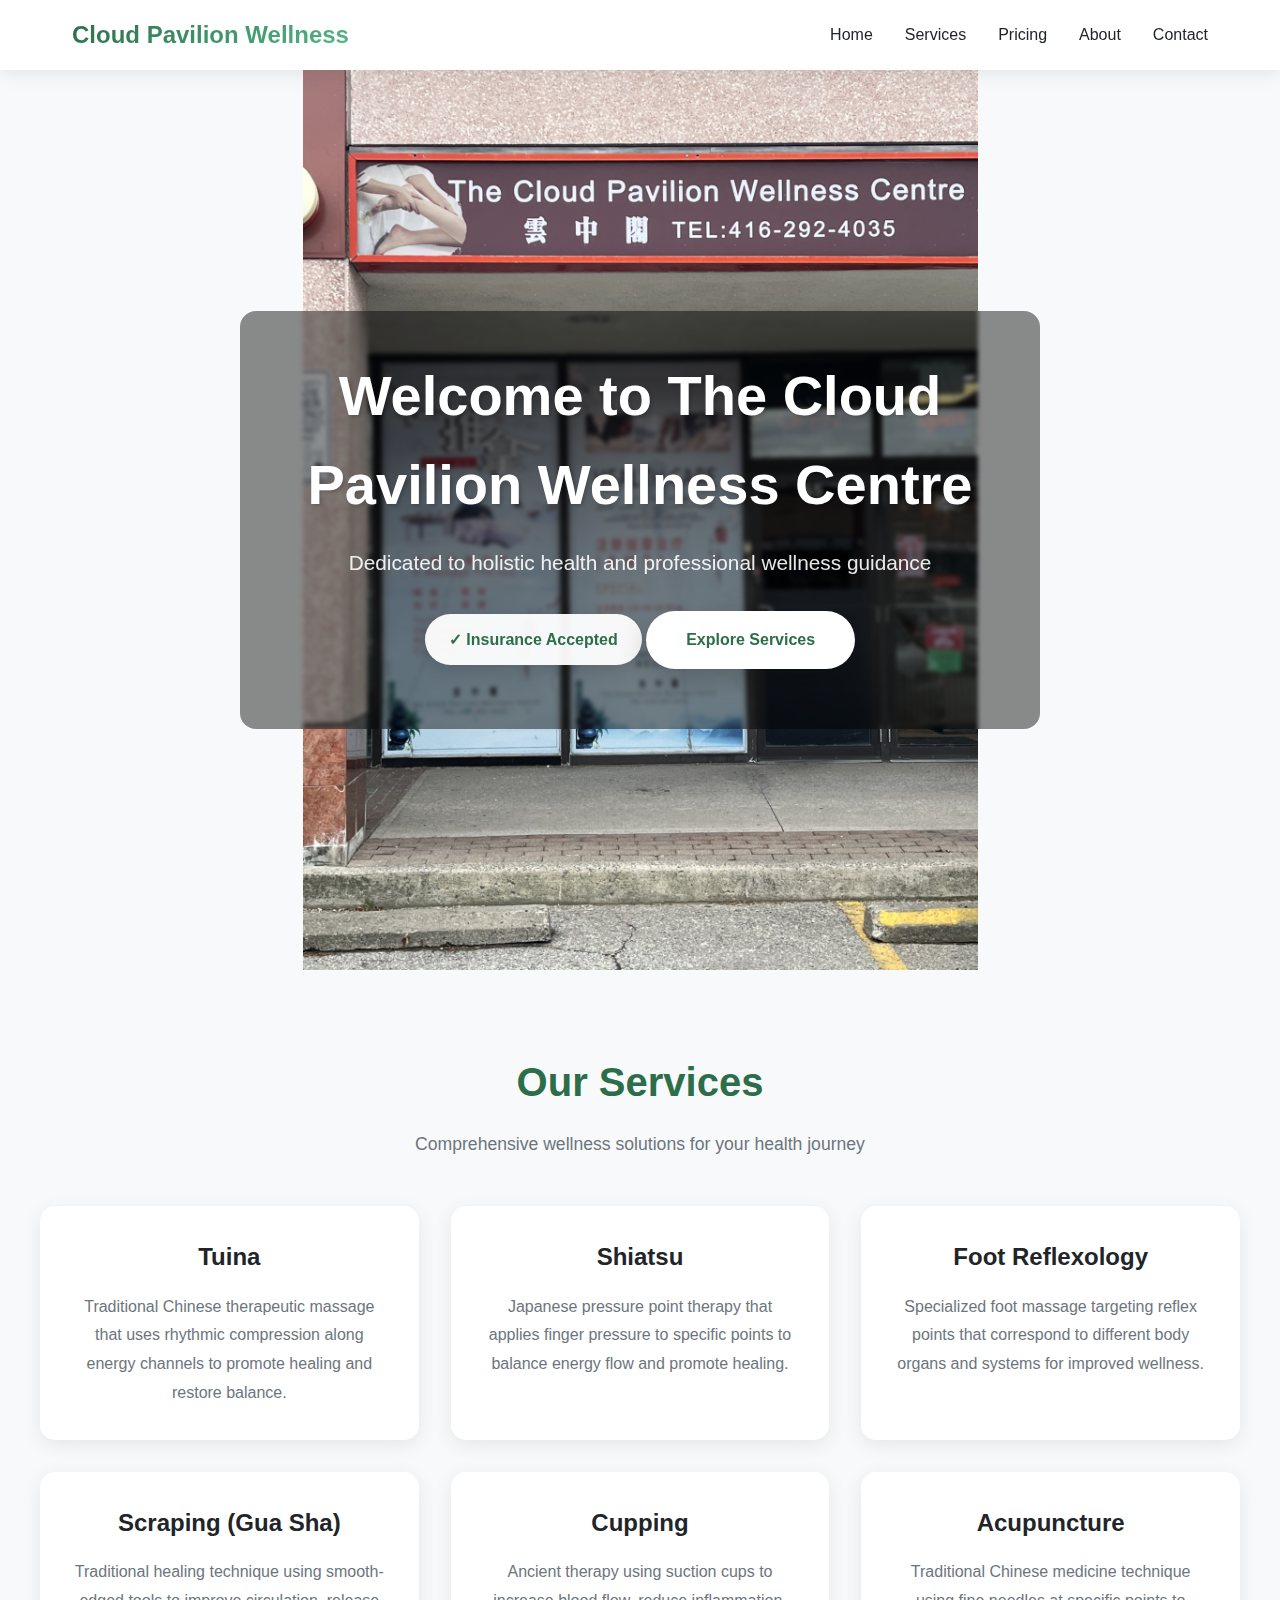
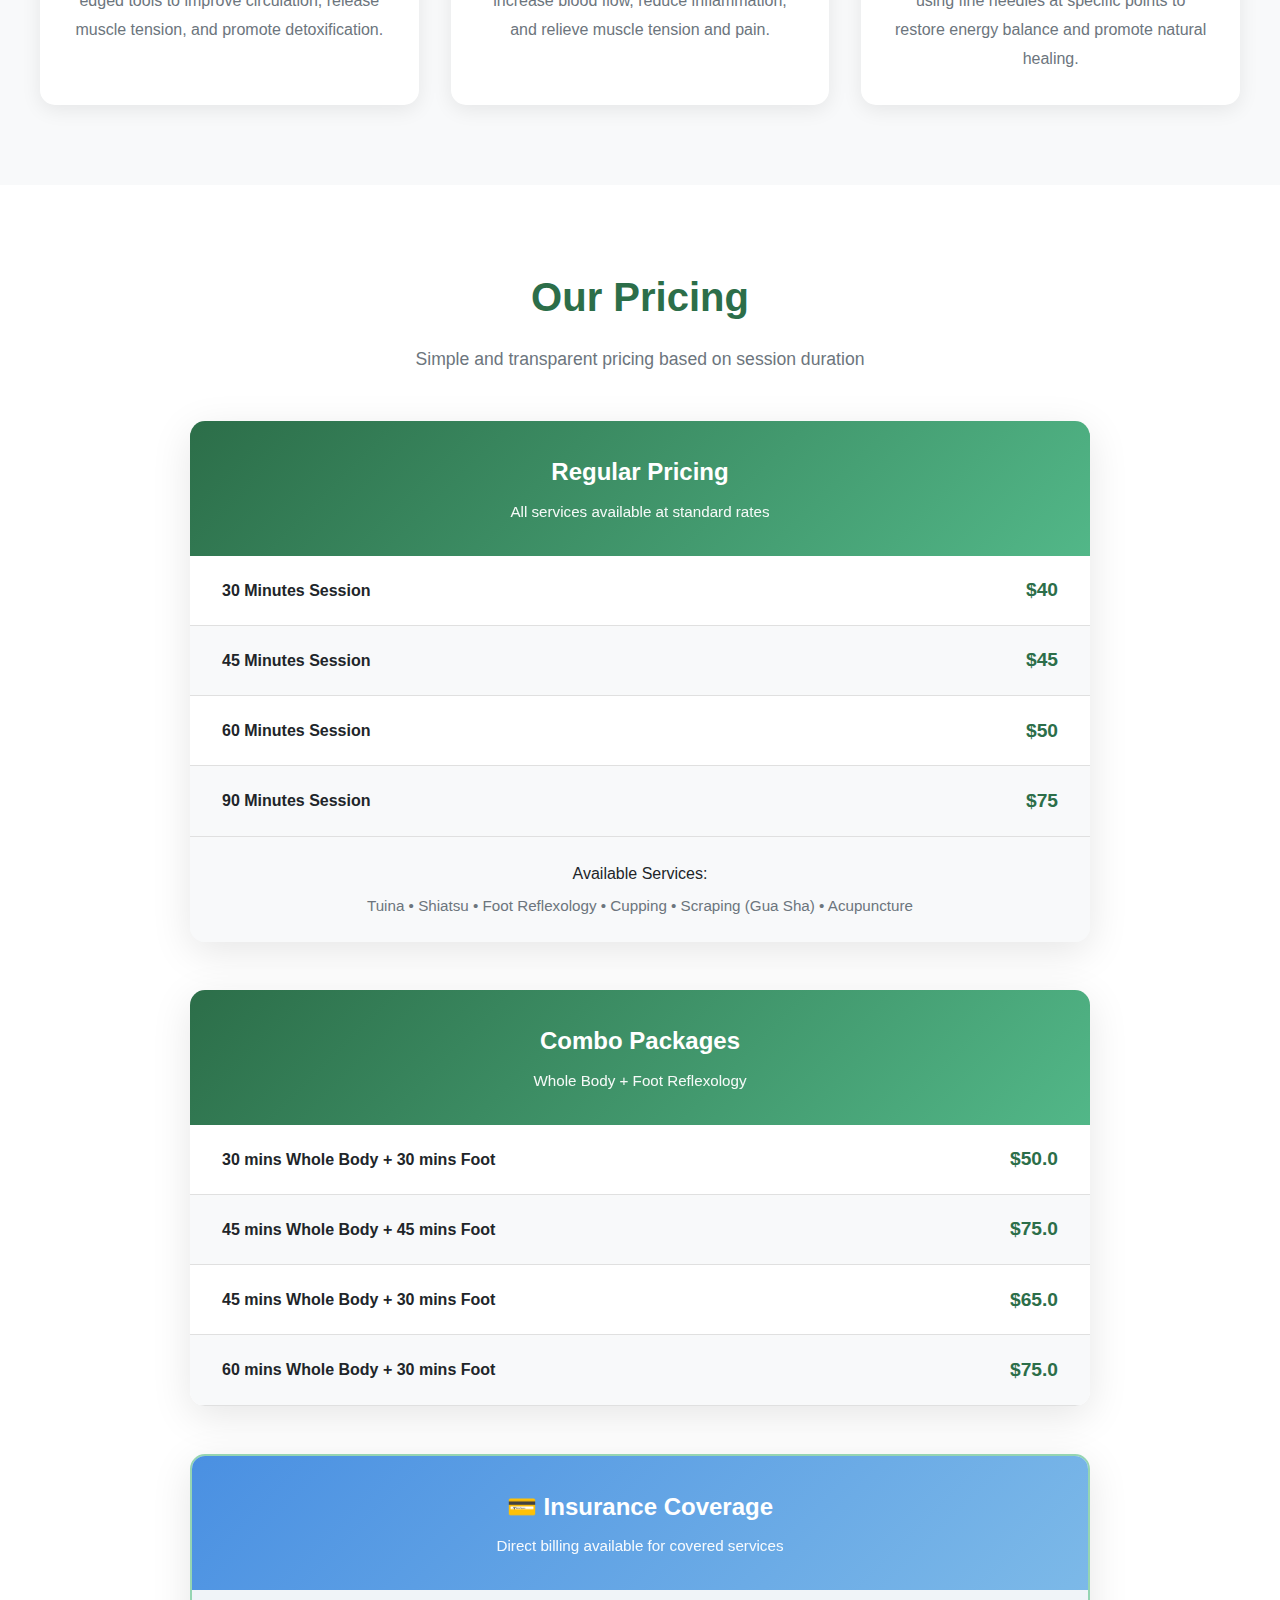
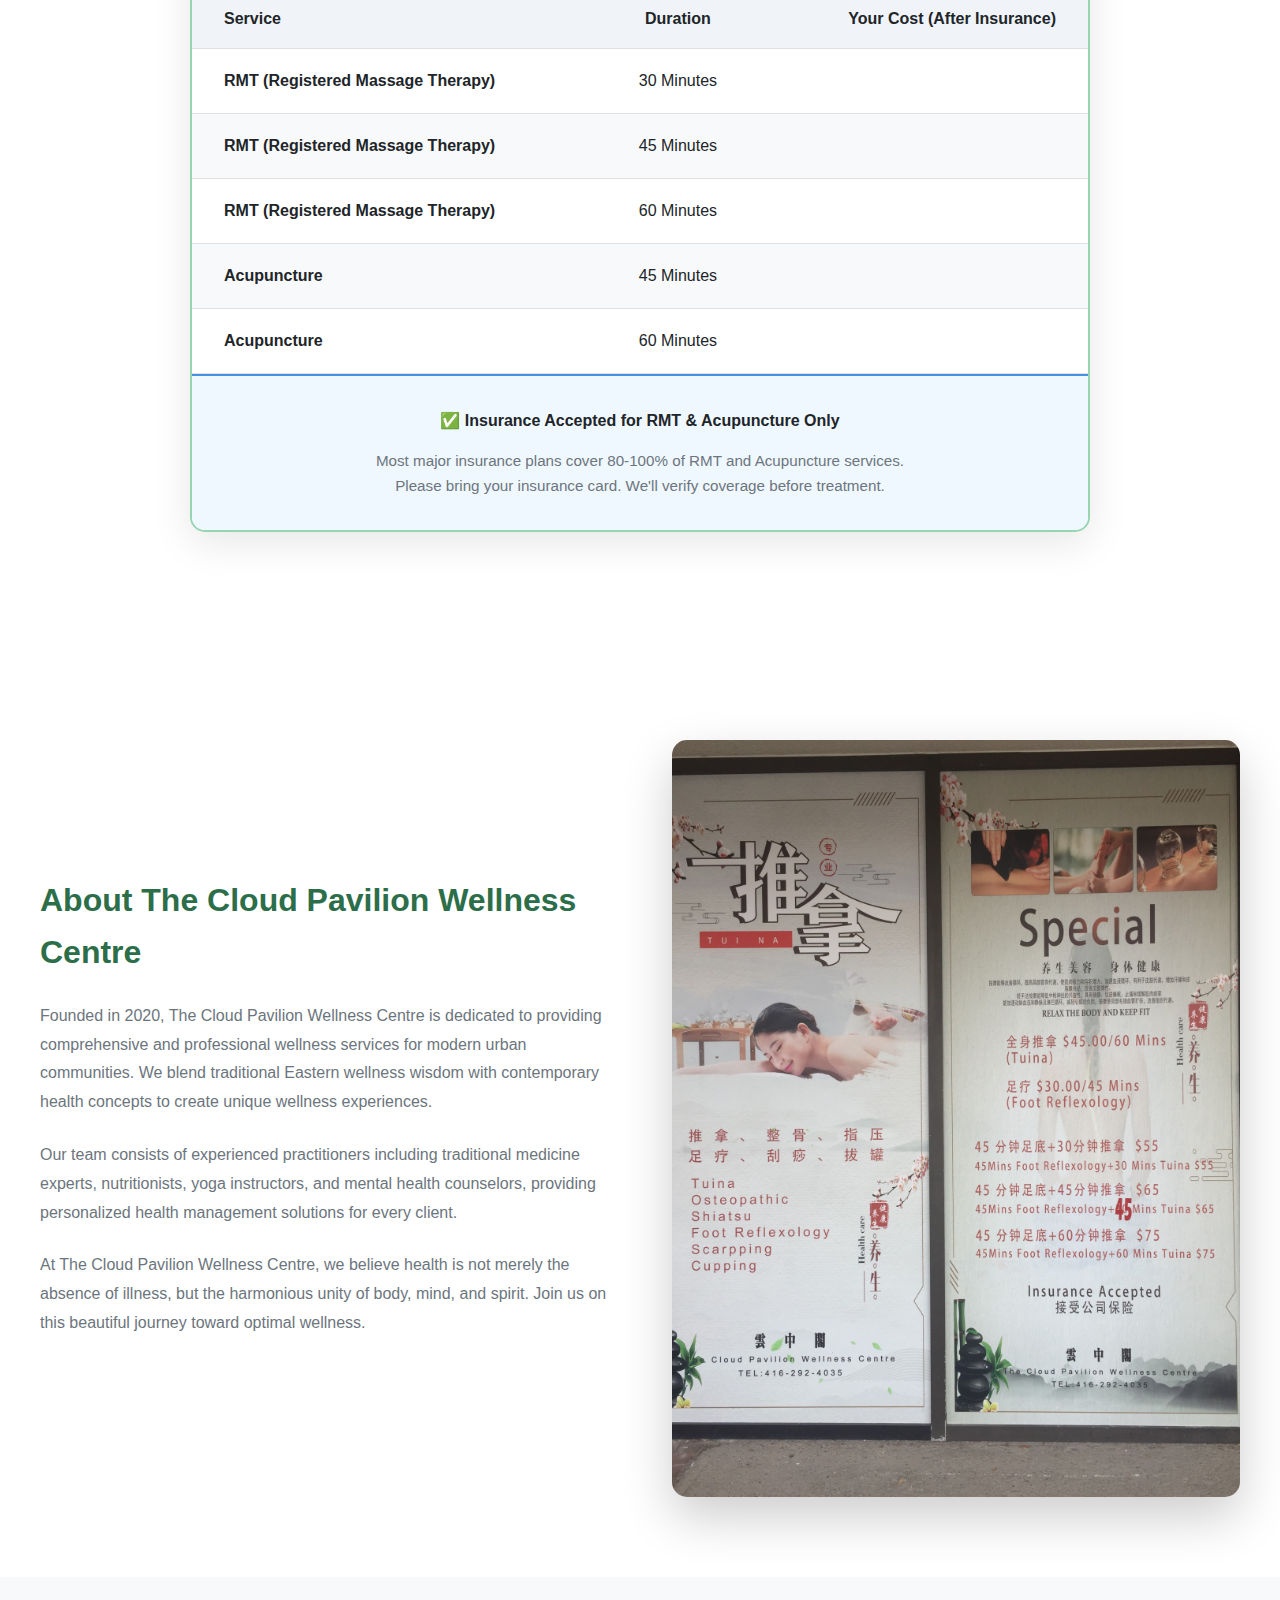
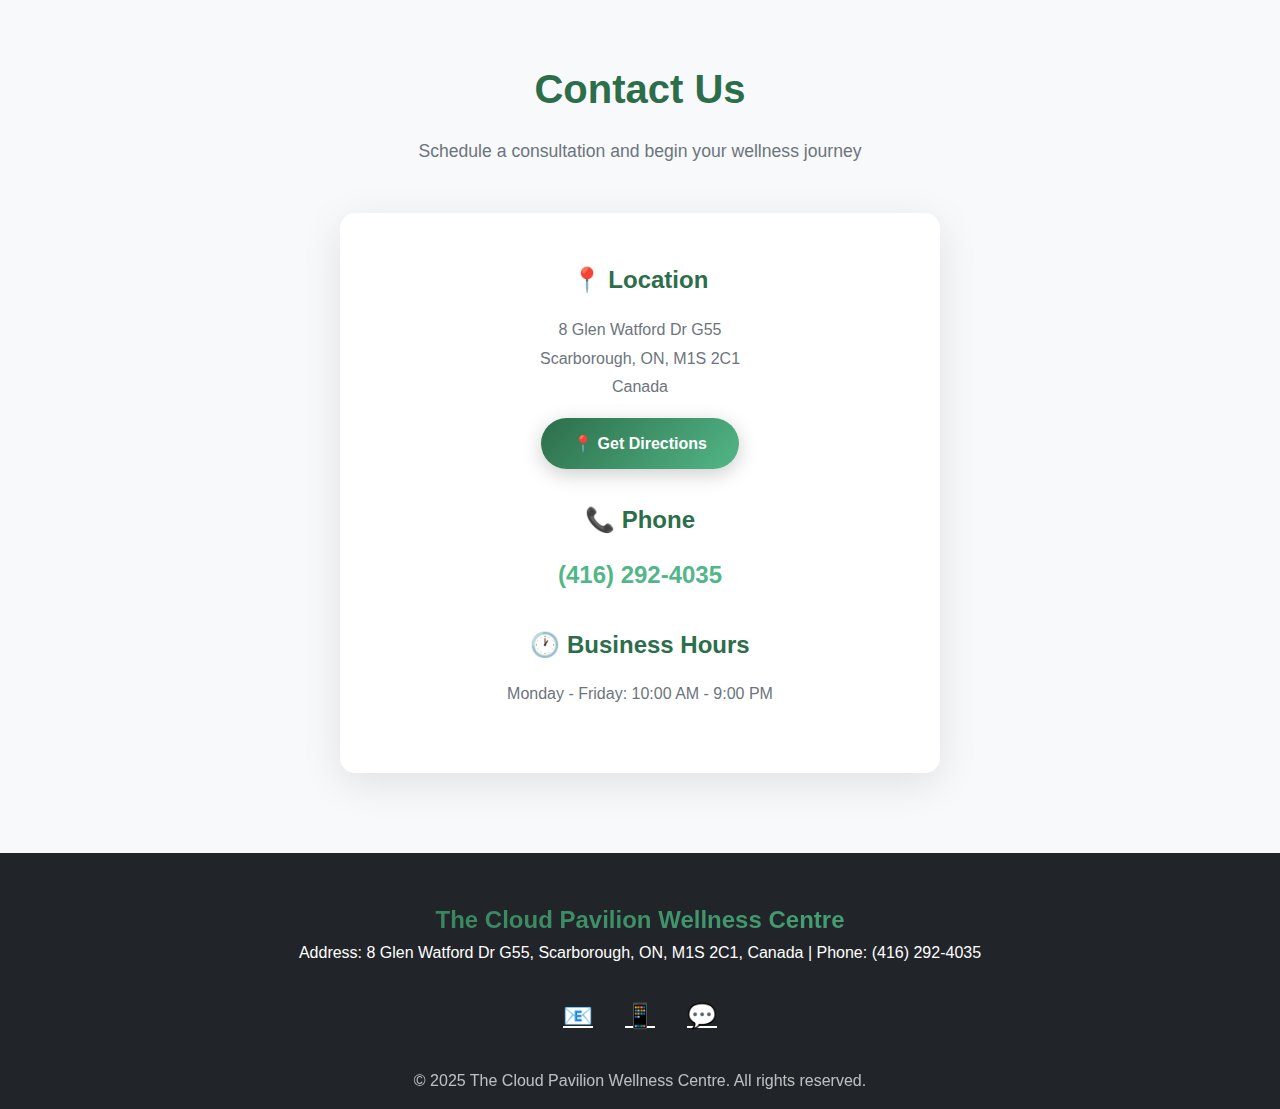
<file: index.html>
<!DOCTYPE html>
<html lang="en">

<head>
    <meta charset="UTF-8">
    <meta name="viewport" content="width=device-width, initial-scale=1.0">
    <title>The Cloud Pavilion Wellness Centre - Premium Health & Wellness Services</title>
    <link rel="stylesheet" href="styles.css">
</head>

<body>
    <!-- Navigation -->
    <nav id="navbar">
        <div class="nav-container">
            <div class="logo">Cloud Pavilion Wellness</div>
            <ul class="nav-links" id="navLinks">
                <li><a href="#home">Home</a></li>
                <li><a href="#services">Services</a></li>
                <li><a href="#pricing">Pricing</a></li>
                <li><a href="#about">About</a></li>
                <li><a href="#contact">Contact</a></li>
            </ul>
            <div class="mobile-menu-toggle" id="mobileMenu">
                <span></span>
                <span></span>
                <span></span>
            </div>
        </div>
    </nav>

    <!-- Hero Section -->
    <section class="hero" id="home">
        <div class="hero-content">
            <h1>Welcome to The Cloud Pavilion Wellness Centre</h1>
            <p>Dedicated to holistic health and professional wellness guidance</p>
            
            <!-- Insurance Badge -->
            <div class="insurance-badge">
                <span class="insurance-text">
                    ✓ Insurance Accepted
                </span>
            </div>
            
            <a href="#services" class="btn-primary">Explore Services</a>
        </div>
    </section>

    <!-- Services Section -->
    <section class="services" id="services">
        <div class="container">
            <h2 class="section-title">Our Services</h2>
            <p class="section-subtitle">Comprehensive wellness solutions for your health journey</p>

            <div class="services-grid">
                <div class="service-card">
                    <h3>Tuina</h3>
                    <p>Traditional Chinese therapeutic massage that uses rhythmic compression along energy channels to promote healing and restore balance.</p>
                </div>

                <div class="service-card">
                    <h3>Shiatsu</h3>
                    <p>Japanese pressure point therapy that applies finger pressure to specific points to balance energy flow and promote healing.</p>
                </div>

                <div class="service-card">
                    <h3>Foot Reflexology</h3>
                    <p>Specialized foot massage targeting reflex points that correspond to different body organs and systems for improved wellness.</p>
                </div>

                <div class="service-card">
                    <h3>Scraping (Gua Sha)</h3>
                    <p>Traditional healing technique using smooth-edged tools to improve circulation, release muscle tension, and promote detoxification.</p>
                </div>

                <div class="service-card">
                    <h3>Cupping</h3>
                    <p>Ancient therapy using suction cups to increase blood flow, reduce inflammation, and relieve muscle tension and pain.</p>
                </div>

                <div class="service-card">
                    <h3>Acupuncture</h3>
                    <p>Traditional Chinese medicine technique using fine needles at specific points to restore energy balance and promote natural healing.</p>
                </div>
            </div>
        </div>
    </section>

    <!-- Pricing Section -->
    <section class="pricing" id="pricing">
        <div class="container">
            <h2 class="section-title">Our Pricing</h2>
            <p class="section-subtitle">Simple and transparent pricing based on session duration</p>

            <!-- Regular Price Table -->
            <div class="price-table">
                
                <!-- Regular Pricing Header -->
                <div class="price-header primary-gradient">
                    <h3>Regular Pricing</h3>
                    <p>All services available at standard rates</p>
                </div>
                
                <table class="price-list">
                    <tr>
                        <td class="service-name">30 Minutes Session</td>
                        <td class="service-price">$40</td>
                    </tr>
                    <tr class="alt-row">
                        <td class="service-name">45 Minutes Session</td>
                        <td class="service-price">$45</td>
                    </tr>
                    <tr>
                        <td class="service-name">60 Minutes Session</td>
                        <td class="service-price">$50</td>
                    </tr>
                    <tr class="alt-row">
                        <td class="service-name">90 Minutes Session</td>
                        <td class="service-price">$75</td>
                    </tr>
                </table>

                <!-- Available Services -->
                <div style="padding: 1.5rem; background: var(--light-bg); text-align: center;">
                    <p style="color: var(--text-dark); font-weight: 500; margin-bottom: 0.5rem;">
                        Available Services:
                    </p>
                    <p style="color: var(--text-light); margin: 0; font-size: 0.95rem;">
                        Tuina • Shiatsu • Foot Reflexology • Cupping • Scraping (Gua Sha) • Acupuncture
                    </p>
                </div>
            </div>

            <!-- COMBO PACKAGES -->
            <div class="price-table">
                <div class="price-header primary-gradient">
                    <h3>Combo Packages</h3>
                    <p>Whole Body + Foot Reflexology</p>
                </div>

                <table class="price-list">
                    <tr>
                        <td class="service-name">30 mins Whole Body + 30 mins Foot</td>
                        <td class="service-price">$50.0</td>
                    </tr>
                    <tr class="alt-row">
                        <td class="service-name">45 mins Whole Body + 45 mins Foot</td>
                        <td class="service-price">$75.0</td>
                    </tr>
                    <tr>
                        <td class="service-name">45 mins Whole Body + 30 mins Foot</td>
                        <td class="service-price">$65.0</td>
                    </tr>
                    <tr class="alt-row">
                        <td class="service-name">60 mins Whole Body + 30 mins Foot</td>
                        <td class="service-price">$75.0</td>
                    </tr>
                </table>
            </div>

            <!-- Insurance Price Table -->
            <div class="price-table insurance-table">
                
                <!-- Insurance Services Header -->
                <div class="price-header insurance-gradient">
                    <h3>💳 Insurance Coverage</h3>
                    <p>Direct billing available for covered services</p>
                </div>
                
                <table class="price-list">
                    <thead>
                        <tr class="table-header">
                            <th>Service</th>
                            <th>Duration</th>
                            <th>Your Cost (After Insurance)</th>
                        </tr>
                    </thead>
                    <tbody>
                        <tr>
                            <td class="service-name"><strong>RMT (Registered Massage Therapy)</strong></td>
                            <td style="text-align: center;">30 Minutes</td>
                            <td class="copay-amount"></td>
                        </tr>
                        <tr class="alt-row">
                            <td class="service-name"><strong>RMT (Registered Massage Therapy)</strong></td>
                            <td style="text-align: center;">45 Minutes</td>
                            <td class="copay-amount"></td>
                        </tr>
                        <tr>
                            <td class="service-name"><strong>RMT (Registered Massage Therapy)</strong></td>
                            <td style="text-align: center;">60 Minutes</td>
                            <td class="copay-amount"></td>
                        </tr>
                        <tr class="alt-row">
                            <td class="service-name"><strong>Acupuncture</strong></td>
                            <td style="text-align: center;">45 Minutes</td>
                            <td class="copay-amount"></td>
                        </tr>
                        <tr>
                            <td class="service-name"><strong>Acupuncture</strong></td>
                            <td style="text-align: center;">60 Minutes</td>
                            <td class="copay-amount"></td>
                        </tr>
                    </tbody>
                </table>

                <!-- Insurance Notice -->
                <div class="insurance-notice">
                    <p class="notice-title">✅ <strong>Insurance Accepted for RMT & Acupuncture Only</strong></p>
                    <p class="notice-text">
                        Most major insurance plans cover 80-100% of RMT and Acupuncture services.<br>
                        Please bring your insurance card. We'll verify coverage before treatment.
                    </p>
                </div>
            </div>
        </div>
    </section>

    <!-- About Section -->
    <section class="about" id="about">
        <div class="about-content">
            <div class="about-text page-transition">
                <h2>About The Cloud Pavilion Wellness Centre</h2>
                <p>Founded in 2020, The Cloud Pavilion Wellness Centre is dedicated to providing comprehensive and professional
                    wellness services for modern urban communities. We blend traditional Eastern wellness wisdom with
                    contemporary health concepts to create unique wellness experiences.</p>
                <p>Our team consists of experienced practitioners including traditional medicine experts, nutritionists,
                    yoga instructors, and mental health counselors, providing personalized health management solutions
                    for every client.</p>
                <p>At The Cloud Pavilion Wellness Centre, we believe health is not merely the absence of illness, but the harmonious unity
                    of body, mind, and spirit. Join us on this beautiful journey toward optimal wellness.</p>
            </div>
            <div class="about-image">
                <img src="./img/price.jpg" alt="Wellness Services">
            </div>
        </div>
    </section>

    <!-- Contact Section -->
    <section class="contact" id="contact">
        <div class="container">
            <h2 class="section-title">Contact Us</h2>
            <p class="section-subtitle">Schedule a consultation and begin your wellness journey</p>

            <div class="contact-info">
                <div class="contact-item">
                    <h3>📍 Location</h3>
                    <p class="contact-detail">
                        8 Glen Watford Dr G55<br>
                        Scarborough, ON, M1S 2C1<br>
                        Canada
                    </p>
                    <a href="https://www.google.com/maps/search/?api=1&query=8+Glen+Watford+Dr+G55+Scarborough+ON+M1S+2C1" 
                       target="_blank" 
                       class="btn-directions">
                        📍 Get Directions
                    </a>
                </div>

                <div class="contact-item">
                    <h3>📞 Phone</h3>
                    <a href="tel:+14162924035" class="phone-number">
                        (416) 292-4035
                    </a>
                </div>

                <div class="contact-item">
                    <h3>🕐 Business Hours</h3>
                    <p class="contact-detail">
                        Monday - Friday: 10:00 AM - 9:00 PM<br>               
                    </p>
                </div>
            </div>
        </div>
    </section>

    <!-- Footer -->
    <footer>
        <div class="footer-content">
            <h3 class="logo">The Cloud Pavilion Wellness Centre</h3>
            <p>Address: 8 Glen Watford Dr G55, Scarborough, ON, M1S 2C1, Canada | Phone: (416) 292-4035</p>
            <div class="social-links">
                <a href="#">📧</a>
                <a href="#">📱</a>
                <a href="#">💬</a>
            </div>
            <p class="copyright">© 2025 The Cloud Pavilion Wellness Centre. All rights reserved.</p>
        </div>
    </footer>

    <script src="script.js"></script>
</body>

</html>
</file>
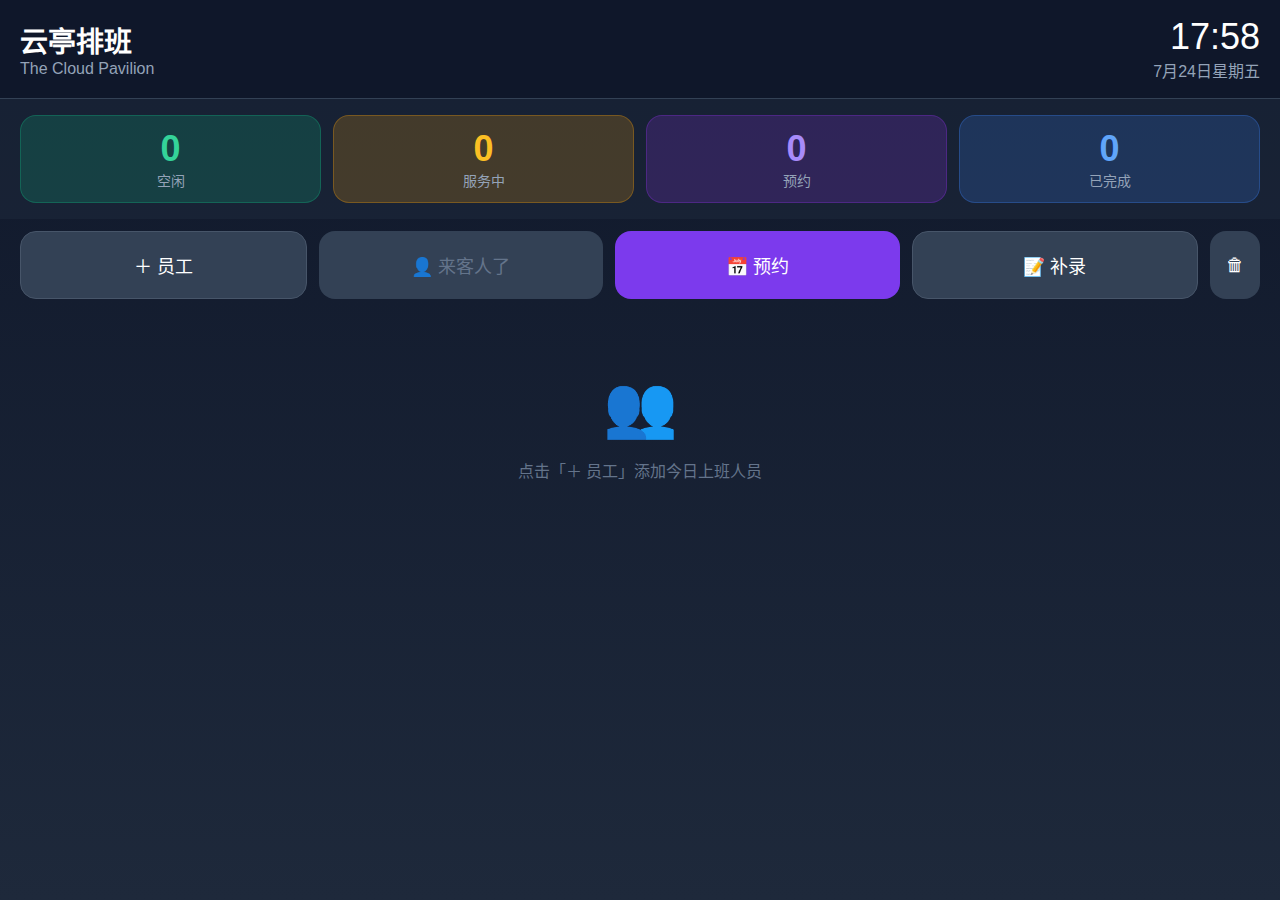
<file: scheduler.html>
<!DOCTYPE html>
<html lang="zh-CN">
<head>
  <meta charset="UTF-8">
  <meta name="viewport" content="width=device-width, initial-scale=1.0, user-scalable=no">
  <meta name="apple-mobile-web-app-capable" content="yes">
  <meta name="apple-mobile-web-app-status-bar-style" content="black-translucent">
  <title>云亭排班</title>
  <style>
    * { box-sizing: border-box; margin: 0; padding: 0; }
    body { font-family: -apple-system, BlinkMacSystemFont, "Segoe UI", Roboto, sans-serif; background: linear-gradient(to bottom, #0f172a, #1e293b); color: white; min-height: 100vh; }
    .header { background: rgba(15,23,42,0.9); padding: 16px 20px; display: flex; justify-content: space-between; align-items: center; border-bottom: 1px solid #334155; }
    .header h1 { font-size: 28px; font-weight: bold; }
    .header .sub { color: #94a3b8; font-size: 16px; }
    .clock { text-align: right; }
    .clock .time { font-size: 36px; font-weight: 300; }
    .clock .date { color: #94a3b8; }
    .stats { display: flex; gap: 12px; padding: 16px 20px; background: rgba(30,41,59,0.5); }
    .stat { flex: 1; padding: 12px; border-radius: 16px; text-align: center; }
    .stat.free { background: rgba(16,185,129,0.2); border: 1px solid rgba(16,185,129,0.3); }
    .stat.busy { background: rgba(245,158,11,0.2); border: 1px solid rgba(245,158,11,0.3); }
    .stat.appt { background: rgba(147,51,234,0.2); border: 1px solid rgba(147,51,234,0.3); }
    .stat.done { background: rgba(59,130,246,0.2); border: 1px solid rgba(59,130,246,0.3); cursor: pointer; }
    .stat .num { font-size: 36px; font-weight: bold; }
    .stat.free .num { color: #34d399; }
    .stat.busy .num { color: #fbbf24; }
    .stat.appt .num { color: #a78bfa; }
    .stat.done .num { color: #60a5fa; }
    .stat .label { font-size: 14px; color: #94a3b8; }
    .buttons { display: flex; gap: 12px; padding: 12px 20px; }
    .buttons button { flex: 1; padding: 20px; font-size: 18px; border: none; border-radius: 16px; cursor: pointer; }
    .btn-add { background: #334155; color: white; border: 1px solid #475569 !important; }
    .btn-customer { background: linear-gradient(to right, #f97316, #f59e0b); color: white; box-shadow: 0 8px 20px rgba(249,115,22,0.3); }
    .btn-customer:disabled { background: #334155; color: #64748b; box-shadow: none; }
    .btn-appt { background: #7c3aed; color: white; }
    .btn-clear { background: #334155; color: white; padding: 20px 16px !important; flex: none !important; }
    .appt-list { margin: 0 20px 12px; padding: 16px; background: rgba(126,34,206,0.2); border-radius: 16px; border: 1px solid rgba(147,51,234,0.3); }
    .appt-list h3 { color: #c4b5fd; margin-bottom: 12px; font-size: 16px; }
    .appt-item { display: flex; justify-content: space-between; align-items: center; background: rgba(126,34,206,0.2); padding: 12px; border-radius: 12px; margin-bottom: 8px; }
    .appt-item:last-child { margin-bottom: 0; }
    .appt-item.soon { background: rgba(245,158,11,0.3); border: 1px solid rgba(245,158,11,0.5); }
    .appt-item.now { background: rgba(239,68,68,0.3); border: 1px solid rgba(239,68,68,0.5); }
    .appt-time { font-size: 20px; font-weight: bold; color: #e9d5ff; }
    .appt-info { color: #c4b5fd; margin-left: 12px; }
    .appt-btns { display: flex; gap: 8px; }
    .btn-start { background: #10b981; color: white; border: none; padding: 8px 16px; border-radius: 8px; cursor: pointer; font-size: 14px; }
    .staff-list { padding: 0 20px 20px; flex: 1; overflow-y: auto; }
    .staff-item { display: flex; justify-content: space-between; align-items: center; padding: 16px; border-radius: 16px; margin-bottom: 12px; }
    .staff-item.free { background: linear-gradient(to right, rgba(16,185,129,0.3), rgba(16,185,129,0.1)); border: 2px solid rgba(16,185,129,0.5); }
    .staff-item.busy { background: linear-gradient(to right, rgba(245,158,11,0.3), rgba(245,158,11,0.1)); border: 2px solid rgba(245,158,11,0.5); }
    .staff-left { display: flex; align-items: center; gap: 16px; }
    .staff-num { width: 48px; height: 48px; border-radius: 50%; display: flex; align-items: center; justify-content: center; font-size: 20px; font-weight: bold; color: white; }
    .staff-item.free .staff-num { background: #10b981; }
    .staff-item.busy .staff-num { background: #f59e0b; }
    .staff-name { font-size: 24px; font-weight: 600; }
    .staff-status { font-size: 16px; }
    .staff-item.free .staff-status { color: #34d399; }
    .staff-item.busy .staff-status { color: #fbbf24; }
    .staff-btns { display: flex; gap: 8px; }
    .staff-btns button { padding: 10px 16px; border: none; border-radius: 12px; font-size: 16px; cursor: pointer; }
    .btn-finish { background: #10b981; color: white; }
    .btn-assign { background: #3b82f6; color: white; }
    .btn-del { background: #475569; color: white; }
    .empty { text-align: center; padding: 60px 20px; color: #64748b; }
    .empty-icon { font-size: 60px; margin-bottom: 16px; }
    .modal { position: fixed; inset: 0; background: rgba(0,0,0,0.7); display: flex; align-items: center; justify-content: center; padding: 20px; z-index: 100; backdrop-filter: blur(4px); }
    .modal-box { background: #1e293b; padding: 24px; border-radius: 24px; width: 100%; max-width: 400px; border: 1px solid #334155; }
    .modal-box h2 { font-size: 24px; margin-bottom: 16px; }
    .modal-box input, .modal-box select { width: 100%; padding: 16px; font-size: 18px; background: #334155; border: 2px solid #475569; border-radius: 16px; color: white; margin-bottom: 16px; }
    .modal-box input:focus, .modal-box select:focus { outline: none; border-color: #14b8a6; }
    .modal-btns { display: flex; gap: 12px; }
    .modal-btns button { flex: 1; padding: 14px; font-size: 18px; border: none; border-radius: 16px; cursor: pointer; }
    .btn-cancel { background: #475569; color: white; }
    .btn-confirm { background: #14b8a6; color: white; font-weight: 600; }
    .btn-purple { background: #7c3aed; }
    .duration-grid { display: grid; grid-template-columns: repeat(4, 1fr); gap: 12px; margin-bottom: 16px; }
    .duration-btn { padding: 16px; font-size: 20px; background: #334155; border: 2px solid #475569; border-radius: 12px; color: white; cursor: pointer; }
    .duration-btn:hover, .duration-btn.active { background: #14b8a6; border-color: #14b8a6; }
    .custom-row { display: flex; gap: 8px; margin-bottom: 16px; }
    .custom-row input { flex: 1; margin-bottom: 0; }
    .custom-row button { padding: 16px 24px; background: #14b8a6; border: none; border-radius: 12px; color: white; font-size: 18px; cursor: pointer; }
    .appt-warning { background: rgba(126,34,206,0.3); border: 1px solid rgba(147,51,234,0.5); padding: 12px; border-radius: 12px; margin-bottom: 16px; }
    .appt-warning p { color: #c4b5fd; font-size: 14px; margin-bottom: 4px; }
    .appt-warning .item { color: #e9d5ff; }
    .form-label { color: #94a3b8; font-size: 14px; margin-bottom: 8px; display: block; }
    .history-item { display: flex; justify-content: space-between; background: rgba(51,65,85,0.5); padding: 16px; border-radius: 12px; margin-bottom: 8px; }
    .history-total { margin-top: 16px; padding-top: 16px; border-top: 1px solid #475569; text-align: right; }
    .history-total span { font-size: 24px; font-weight: bold; color: #60a5fa; }
    .modal-scroll { max-height: 60vh; overflow-y: auto; }
    .appt-badge { background: #7c3aed; color: white; font-size: 12px; padding: 2px 8px; border-radius: 8px; margin-left: 8px; font-weight: normal; }
    .staff-appts { margin-top: 6px; display: flex; flex-wrap: wrap; gap: 6px; }
    .staff-appt-tag { background: rgba(147,51,234,0.3); color: #c4b5fd; font-size: 14px; padding: 4px 10px; border-radius: 8px; border: 1px solid rgba(147,51,234,0.4); }
    .staff-appt-tag.soon { background: rgba(245,158,11,0.4); color: #fcd34d; border-color: rgba(245,158,11,0.6); }
    .staff-appt-tag.now { background: rgba(239,68,68,0.5); color: #fca5a5; border-color: rgba(239,68,68,0.7); }
  </style>
</head>
<body>
  <div class="header">
    <div><h1>云亭排班</h1><div class="sub">The Cloud Pavilion</div></div>
    <div class="clock"><div class="time" id="clock">--:--</div><div class="date" id="date">--</div></div>
  </div>

  <div class="stats">
    <div class="stat free"><div class="num" id="freeCount">0</div><div class="label">空闲</div></div>
    <div class="stat busy"><div class="num" id="busyCount">0</div><div class="label">服务中</div></div>
    <div class="stat appt"><div class="num" id="apptCount">0</div><div class="label">预约</div></div>
    <div class="stat done" onclick="showHistory()"><div class="num" id="doneCount">0</div><div class="label">已完成</div></div>
  </div>

  <div class="buttons">
    <button class="btn-add" onclick="showAddModal()">＋ 员工</button>
    <button class="btn-customer" id="customerBtn" onclick="customerArrived()">👤 来客人了</button>
    <button class="btn-appt" onclick="showApptModal()">📅 预约</button>
    <button class="btn-add" onclick="showAddHistory()">📝 补录</button>
    <button class="btn-clear" onclick="clearToday()">🗑</button>
  </div>

  <div id="apptList"></div>
  <div class="staff-list" id="staffList"></div>

  <div class="modal" id="addModal" style="display:none">
    <div class="modal-box">
      <h2>添加员工</h2>
      <input type="text" id="newName" placeholder="输入姓名" onkeydown="if(event.key==='Enter')addStaff()">
      <div class="modal-btns">
        <button class="btn-cancel" onclick="closeModal('addModal')">取消</button>
        <button class="btn-confirm" onclick="addStaff()">确定</button>
      </div>
    </div>
  </div>

  <div class="modal" id="assignModal" style="display:none">
    <div class="modal-box">
      <h2>分配客人</h2>
      <p style="color:#94a3b8;margin-bottom:16px">技师：<span id="assignName" style="color:white;font-weight:600"></span></p>
      <div id="assignWarning"></div>
      <div class="duration-grid" id="durationGrid"></div>
      <div class="custom-row">
        <input type="number" id="customHours" placeholder="自定义时长" step="0.5" min="0.5">
        <button onclick="assignCustom()">确定</button>
      </div>
      <button class="btn-cancel" style="width:100%;padding:14px;font-size:18px;border:none;border-radius:16px;cursor:pointer" onclick="closeModal('assignModal')">取消</button>
    </div>
  </div>

  <div class="modal" id="apptModal" style="display:none">
    <div class="modal-box">
      <h2>📅 添加预约</h2>
      <label class="form-label">选择技师</label>
      <select id="apptStaff"><option value="">-- 请选择 --</option></select>
      <label class="form-label">预约时间</label>
      <input type="time" id="apptTime">
      <label class="form-label">服务时长</label>
      <div class="duration-grid" id="apptDuration"></div>
      <label class="form-label">备注（可选）</label>
      <input type="text" id="apptNote" placeholder="客人姓名/电话等">
      <div class="modal-btns">
        <button class="btn-cancel" onclick="closeModal('apptModal')">取消</button>
        <button class="btn-confirm btn-purple" onclick="addAppt()">确定预约</button>
      </div>
    </div>
  </div>

  <div class="modal" id="historyModal" style="display:none">
    <div class="modal-box" style="max-width:500px">
      <div style="display:flex;justify-content:space-between;align-items:center;margin-bottom:16px">
        <h2>📊 今日完成记录</h2>
        <button onclick="closeModal('historyModal')" style="background:none;border:none;color:white;font-size:24px;cursor:pointer">✕</button>
      </div>
      <div class="modal-scroll" id="historyList"></div>
    </div>
  </div>

  <div class="modal" id="addHistoryModal" style="display:none">
    <div class="modal-box">
      <h2>📝 补录已完成服务</h2>
      <label class="form-label">选择技师</label>
      <select id="historyStaff"><option value="">-- 请选择 --</option></select>
      <label class="form-label">开始时间</label>
      <input type="time" id="historyStart">
      <label class="form-label">结束时间</label>
      <input type="time" id="historyEnd">
      <div class="modal-btns">
        <button class="btn-cancel" onclick="closeModal('addHistoryModal')">取消</button>
        <button class="btn-confirm" onclick="addHistoryRecord()">确定补录</button>
      </div>
    </div>
  </div>

  <script>
    let staff = [], appointments = [], history = [];
    let assigningId = null, apptDuration = 1;

    function load() {
      try {
        staff = JSON.parse(localStorage.getItem('staff') || '[]');
        appointments = JSON.parse(localStorage.getItem('appointments') || '[]');
        history = JSON.parse(localStorage.getItem('history') || '[]');
      } catch(e) {}
    }

    function save() {
      localStorage.setItem('staff', JSON.stringify(staff));
      localStorage.setItem('appointments', JSON.stringify(appointments));
      localStorage.setItem('history', JSON.stringify(history));
    }

    function now() { const d = new Date(); return d.getHours() * 60 + d.getMinutes(); }
    function today() { return new Date().toISOString().split('T')[0]; }
    function fmtMin(m) { return String(Math.floor(m/60)).padStart(2,'0') + ':' + String(m%60).padStart(2,'0'); }

    function updateClock() {
      const d = new Date();
      document.getElementById('clock').textContent = d.toLocaleTimeString('zh-CN', {hour:'2-digit', minute:'2-digit'});
      document.getElementById('date').textContent = d.toLocaleDateString('zh-CN', {month:'long', day:'numeric', weekday:'long'});
    }

    function getApptStatus(appt) {
      const [h, m] = appt.time.split(':').map(Number);
      const apptMin = h * 60 + m;
      const diff = apptMin - now();
      if (diff <= 0) return 'now';
      if (diff <= 15) return 'soon';
      return 'normal';
    }

    function startApptService(apptId) {
      const appt = appointments.find(a => a.id === apptId);
      if (!appt) return;
      const d = new Date();
      const startTime = d.toLocaleTimeString('zh-CN', {hour:'2-digit', minute:'2-digit'});
      staff = staff.map(x => x.id === appt.staffId ? {...x, end: now() + appt.duration * 60, startTime, duration: appt.duration} : x);
      appointments = appointments.filter(a => a.id !== apptId);
      save(); render();
    }

    function getSorted() {
      return [...staff].sort((a,b) => {
        const aFree = a.end === null, bFree = b.end === null;
        if (aFree && !bFree) return -1;
        if (!aFree && bFree) return 1;
        if (aFree && bFree) return (a.lastFinished || 0) - (b.lastFinished || 0);
        return a.end - b.end;
      });
    }

    function render() {
      const sorted = getSorted();
      const todayAppts = appointments.filter(a => a.date === today());
      const todayHist = history.filter(h => h.date === today());
      const freeCount = staff.filter(s => s.end === null).length;
      const busyCount = staff.filter(s => s.end !== null).length;
      const nextFree = sorted.find(s => s.end === null);

      document.getElementById('freeCount').textContent = freeCount;
      document.getElementById('busyCount').textContent = busyCount;
      document.getElementById('apptCount').textContent = todayAppts.length;
      document.getElementById('doneCount').textContent = todayHist.length;

      const btn = document.getElementById('customerBtn');
      btn.disabled = !nextFree;

      // 预约列表
      let apptHtml = '';
      if (todayAppts.length > 0) {
        apptHtml = '<div class="appt-list"><h3>📅 今日预约</h3>';
        todayAppts.sort((a,b) => a.time.localeCompare(b.time)).forEach(a => {
          const status = getApptStatus(a);
          const rowClass = status === 'now' ? 'now' : (status === 'soon' ? 'soon' : '');
          const icon = status === 'now' ? '⏰' : (status === 'soon' ? '⚡' : '');
          apptHtml += `<div class="appt-item ${rowClass}">
            <div>
              <span class="appt-time">${icon} ${a.time}</span>
              <span class="appt-info">${a.staffName} ${a.duration}小时${a.note ? ' ('+a.note+')' : ''}</span>
            </div>
            <div class="appt-btns">
              <button class="btn-start" onclick="startApptService(${a.id})">开始服务</button>
              <button class="btn-del" onclick="deleteAppt(${a.id})">✕</button>
            </div>
          </div>`;
        });
        apptHtml += '</div>';
      }
      document.getElementById('apptList').innerHTML = apptHtml;

      // 员工列表
      let html = '';
      if (sorted.length === 0) {
        html = '<div class="empty"><div class="empty-icon">👥</div><p>点击「＋ 员工」添加今日上班人员</p></div>';
      } else {
        sorted.forEach((s, i) => {
          const isFree = s.end === null;
          const staffAppts = todayAppts.filter(a => a.staffId === s.id).sort((a,b) => a.time.localeCompare(b.time));
          let apptTag = '';
          if (staffAppts.length > 0) {
            apptTag = '<div class="staff-appts">' + staffAppts.map(a => {
              const status = getApptStatus(a);
              const statusClass = status === 'now' ? 'now' : (status === 'soon' ? 'soon' : '');
              const statusText = status === 'now' ? '⏰ ' : (status === 'soon' ? '⚡ ' : '📅 ');
              return `<span class="staff-appt-tag ${statusClass}">${statusText}${a.time} ${a.duration}h${a.note ? ' '+a.note : ''}</span>`;
            }).join('') + '</div>';
          }
          html += `<div class="staff-item ${isFree ? 'free' : 'busy'}">
            <div class="staff-left">
              <div class="staff-num">${i+1}</div>
              <div><div class="staff-name">${s.name}${staffAppts.length > 0 ? ' <span class="appt-badge">有预约</span>' : ''}</div>
              <div class="staff-status">${isFree ? '● 空闲' : '● ' + s.startTime + ' - ' + fmtMin(s.end) + ' (' + s.duration + 'h)'}</div>
              ${apptTag}</div>
            </div>
            <div class="staff-btns">
              ${!isFree ? '<button class="btn-finish" onclick="finish('+s.id+')">✓ 完成</button>' : ''}
              <button class="btn-assign" onclick="showAssignModal(${s.id})">指名</button>
              <button class="btn-del" onclick="removeStaff(${s.id})">✕</button>
            </div>
          </div>`;
        });
      }
      document.getElementById('staffList').innerHTML = html;
    }

    function showAddModal() {
      document.getElementById('addModal').style.display = 'flex';
      document.getElementById('newName').value = '';
      document.getElementById('newName').focus();
    }

    function addStaff() {
      const name = document.getElementById('newName').value.trim();
      if (name) {
        staff.push({ id: Date.now(), name, end: null, lastFinished: 0 });
        save(); render();
      }
      closeModal('addModal');
    }

    function removeStaff(id) {
      const s = staff.find(x => x.id === id);
      if (confirm('确定删除员工「' + s.name + '」吗？')) {
        staff = staff.filter(x => x.id !== id);
        appointments = appointments.filter(a => a.staffId !== id);
        save(); render();
      }
    }

    function checkConflict(staffId, hrs) {
      const endMin = now() + hrs * 60;
      const staffAppts = appointments.filter(a => a.staffId === staffId && a.date === today());
      for (const appt of staffAppts) {
        const [h, m] = appt.time.split(':').map(Number);
        if (endMin > h * 60 + m - 30) return appt;
      }
      return null;
    }

    function showAssignModal(id) {
      assigningId = id;
      const s = staff.find(x => x.id === id);
      document.getElementById('assignName').textContent = s.name;
      document.getElementById('customHours').value = '';

      const staffAppts = appointments.filter(a => a.staffId === id && a.date === today());
      let warn = '';
      if (staffAppts.length > 0) {
        warn = '<div class="appt-warning"><p>⚠️ 该技师今日有预约：</p>';
        staffAppts.sort((a,b) => a.time.localeCompare(b.time)).forEach(a => {
          warn += `<div class="item">${a.time} - ${a.duration}小时${a.note ? ' ('+a.note+')' : ''}</div>`;
        });
        warn += '</div>';
      }
      document.getElementById('assignWarning').innerHTML = warn;

      let btns = '';
      [0.5, 1, 1.5, 2].forEach(h => {
        btns += `<button class="duration-btn" onclick="assign(${h})">${h}h</button>`;
      });
      document.getElementById('durationGrid').innerHTML = btns;

      document.getElementById('assignModal').style.display = 'flex';
    }

    function assign(hrs) {
      const s = staff.find(x => x.id === assigningId);
      const conflict = checkConflict(assigningId, hrs);
      if (conflict) {
        alert('⚠️ 无法分配！\n\n' + s.name + ' 在 ' + conflict.time + ' 有预约\n服务 ' + hrs + ' 小时会产生冲突\n\n请选择更短的时长或换其他技师');
        return;
      }
      const d = new Date();
      const startTime = d.toLocaleTimeString('zh-CN', {hour:'2-digit', minute:'2-digit'});
      staff = staff.map(x => x.id === assigningId ? {...x, end: now() + hrs * 60, startTime, duration: hrs} : x);
      save(); render();
      closeModal('assignModal');
    }

    function assignCustom() {
      const hrs = parseFloat(document.getElementById('customHours').value);
      if (hrs > 0) assign(hrs);
    }

    function customerArrived() {
      const nextFree = getSorted().find(s => s.end === null);
      if (nextFree) showAssignModal(nextFree.id);
    }

    function finish(id) {
      const s = staff.find(x => x.id === id);
      const d = new Date();
      history.push({
        id: Date.now(),
        staffName: s.name,
        duration: s.duration || 1,
        startTime: s.startTime || '--',
        endTime: d.toLocaleTimeString('zh-CN', {hour:'2-digit', minute:'2-digit'}),
        date: today()
      });
      staff = staff.map(x => x.id === id ? {...x, end: null, startTime: null, duration: null, lastFinished: Date.now()} : x);
      save(); render();
    }

    function showApptModal() {
      apptDuration = 1;
      document.getElementById('apptTime').value = '';
      document.getElementById('apptNote').value = '';

      let opts = '<option value="">-- 请选择 --</option>';
      staff.forEach(s => { opts += `<option value="${s.id}">${s.name}</option>`; });
      document.getElementById('apptStaff').innerHTML = opts;

      let btns = '';
      [0.5, 1, 1.5, 2].forEach(h => {
        btns += `<button class="duration-btn ${h === 1 ? 'active' : ''}" onclick="setApptDuration(${h}, this)">${h}h</button>`;
      });
      document.getElementById('apptDuration').innerHTML = btns;

      document.getElementById('apptModal').style.display = 'flex';
    }

    function setApptDuration(h, btn) {
      apptDuration = h;
      document.querySelectorAll('#apptDuration .duration-btn').forEach(b => b.classList.remove('active'));
      btn.classList.add('active');
    }

    function addAppt() {
      const staffId = parseInt(document.getElementById('apptStaff').value);
      const time = document.getElementById('apptTime').value;
      const note = document.getElementById('apptNote').value;
      if (staffId && time) {
        const s = staff.find(x => x.id === staffId);
        appointments.push({ id: Date.now(), staffId, staffName: s.name, time, duration: apptDuration, note, date: today() });
        save(); render();
        closeModal('apptModal');
      }
    }

    function deleteAppt(id) {
      appointments = appointments.filter(a => a.id !== id);
      save(); render();
    }

    function showHistory() {
      const todayHist = history.filter(h => h.date === today());
      let html = '';
      if (todayHist.length === 0) {
        html = '<p style="text-align:center;color:#64748b;padding:32px">今天还没有完成的服务</p>';
      } else {
        todayHist.forEach((h, i) => {
          html += `<div class="history-item"><div><span style="color:#64748b">#${i+1}</span> <span style="font-size:20px;font-weight:600">${h.staffName}</span></div><div><span style="color:#60a5fa">${h.startTime} - ${h.endTime}</span> <span style="color:#64748b">(${h.duration}h)</span></div></div>`;
        });
        const total = todayHist.reduce((sum, h) => sum + h.duration, 0);
        html += `<div class="history-total">总计：<span>${total} 小时</span></div>`;
      }
      document.getElementById('historyList').innerHTML = html;
      document.getElementById('historyModal').style.display = 'flex';
    }

    function clearToday() {
      if (confirm('确定清空今日所有数据？')) {
        staff = staff.map((s, i) => ({...s, end: null, startTime: null, duration: null, lastFinished: i}));
        appointments = appointments.filter(a => a.date !== today());
        history = history.filter(h => h.date !== today());
        save(); render();
      }
    }

    function closeModal(id) { document.getElementById(id).style.display = 'none'; }

    function showAddHistory() {
      document.getElementById('historyStart').value = '';
      document.getElementById('historyEnd').value = '';
      
      let opts = '<option value="">-- 请选择 --</option>';
      staff.forEach(s => { opts += `<option value="${s.id}">${s.name}</option>`; });
      document.getElementById('historyStaff').innerHTML = opts;
      
      document.getElementById('addHistoryModal').style.display = 'flex';
    }

    function addHistoryRecord() {
      const staffId = parseInt(document.getElementById('historyStaff').value);
      const startTime = document.getElementById('historyStart').value;
      const endTime = document.getElementById('historyEnd').value;
      
      if (!staffId || !startTime || !endTime) {
        alert('请填写完整信息');
        return;
      }
      
      const s = staff.find(x => x.id === staffId);
      const [sh, sm] = startTime.split(':').map(Number);
      const [eh, em] = endTime.split(':').map(Number);
      const duration = ((eh * 60 + em) - (sh * 60 + sm)) / 60;
      
      if (duration <= 0) {
        alert('结束时间必须晚于开始时间');
        return;
      }
      
      history.push({
        id: Date.now(),
        staffName: s.name,
        duration: duration,
        startTime: startTime,
        endTime: endTime,
        date: today()
      });
      
      // 更新该员工的 lastFinished 让他排到后面
      staff = staff.map(x => x.id === staffId ? {...x, lastFinished: Date.now()} : x);
      
      save(); render();
      closeModal('addHistoryModal');
    }

    load();
    render();
    updateClock();
    setInterval(updateClock, 1000);
    setInterval(render, 30000);
  </script>
</body>
</html>
</file>
<file: styles.css>
/* Global Styles */
* {
    margin: 0;
    padding: 0;
    box-sizing: border-box;
}

:root {
    --primary-color: #2c6e49;  
    --secondary-color: #52b788;
    --accent-color: #95d5b2;
    --light-bg: #f8f9fa;
    --text-dark: #212529;
    --text-light: #6c757d;
    --white: #ffffff;
}

body {
    margin: 0;
    padding: 0;
    width: 100%;
    min-height: 100%;
    font-family: -apple-system, BlinkMacSystemFont, 'Segoe UI', Roboto, 'Helvetica Neue', Arial, sans-serif;
    line-height: 1.6;
    color: var(--text-dark);

    /* same as --light-bg so everything matches */
    background-color: #f8f9fa;
    overflow-x: hidden;
}


/* Navigation */
nav {
    position: fixed;
    top: 0;
    width: 100%;
    background: rgba(255, 255, 255, 0.95);
    backdrop-filter: blur(10px);
    box-shadow: 0 2px 20px rgba(0, 0, 0, 0.1);
    z-index: 1000;
    transition: all 0.3s ease;
}

.nav-container {
    max-width: 1200px;
    margin: 0 auto;
    display: flex;
    justify-content: space-between;
    align-items: center;
    padding: 1rem 2rem;
}

.logo {
    font-size: 1.5rem;
    font-weight: 700;
    background: linear-gradient(135deg, var(--primary-color), var(--secondary-color));
    -webkit-background-clip: text;
    -webkit-text-fill-color: transparent;
    background-clip: text;
    cursor: pointer;
}

.nav-links {
    display: flex;
    gap: 2rem;
    list-style: none;
}

.nav-links a {
    color: var(--text-dark);
    text-decoration: none;
    font-weight: 500;
    transition: color 0.3s ease;
    position: relative;
}

.nav-links a:hover {
    color: var(--primary-color);
}

.nav-links a::after {
    content: '';
    position: absolute;
    bottom: -5px;
    left: 0;
    width: 0;
    height: 2px;
    background: var(--primary-color);
    transition: width 0.3s ease;
}

.nav-links a:hover::after {
    width: 100%;
}

/* Mobile Menu */
.mobile-menu-toggle {
    display: none;
    flex-direction: column;
    gap: 4px;
    cursor: pointer;
}

.mobile-menu-toggle span {
    width: 25px;
    height: 3px;
    background: var(--text-dark);
    transition: all 0.3s ease;
}

/* HERO – image centered, sides same color as site background */
.hero {
    margin-top: 70px;
    width: 100vw;
    min-height: 100vh;

    /* background color for the empty area */
    background-color: var(--light-bg);   /* or var(--white) if you want pure white */

    /* only the image, no dark gradient */
    background-image: url('img/thumbnail_image1.jpg');
    background-size: contain;            /* show full image */
    background-position: top center;
    background-repeat: no-repeat;

    display: flex;
    align-items: center;
    justify-content: center;
    position: relative;
    overflow: hidden;
}

/* optional floating dots – keep or delete if you don't want them */
.hero::before {
    content: '';
    position: absolute;
    width: 200%;
    height: 200%;
    pointer-events: none;
    background: radial-gradient(circle, rgba(255, 255, 255, 0.08) 1px, transparent 1px);
    background-size: 50px 50px;
    animation: float 20s linear infinite;
}

/* add a dark panel only behind the text so it stays readable */
.hero-content {
    text-align: center;
    z-index: 1;
    max-width: 800px;
    padding: 2.5rem 3rem;
    border-radius: 16px;

    background: rgba(0, 0, 0, 0.45);  /* darken just behind text */
    backdrop-filter: blur(2px);
    animation: fadeInUp 1s ease;
}


@keyframes fadeInUp {
    from {
        opacity: 0;
        transform: translateY(30px);
    }
    to {
        opacity: 1;
        transform: translateY(0);
    }
}

.hero h1 {
    font-size: 3.5rem;
    color: var(--white);
    margin-bottom: 1rem;
    text-shadow: 2px 2px 4px rgba(0, 0, 0, 0.2);
}

.hero p {
    font-size: 1.3rem;
    color: rgba(255, 255, 255, 0.9);
    margin-bottom: 2rem;
}

.insurance-badge {
    background: rgba(255, 255, 255, 0.95);
    padding: 0.8rem 1.5rem;
    border-radius: 50px;
    display: inline-block;
    margin-bottom: 1.5rem;
    box-shadow: 0 5px 20px rgba(0, 0, 0, 0.15);
}

.insurance-text {
    color: var(--primary-color);
    font-weight: 600;
    font-size: 1rem;
}

.btn-primary {
    display: inline-block;
    padding: 1rem 2.5rem;
    background: var(--white);
    color: var(--primary-color);
    text-decoration: none;
    border-radius: 50px;
    font-weight: 600;
    transition: all 0.3s ease;
    box-shadow: 0 10px 30px rgba(0, 0, 0, 0.2);
}

.btn-primary:hover {
    transform: translateY(-3px);
    box-shadow: 0 15px 40px rgba(0, 0, 0, 0.3);
}

/* Services Section */
.services {
    padding: 5rem 2rem;
    background: var(--light-bg);
}

.container {
    max-width: 1200px;
    margin: 0 auto;
}

.section-title {
    text-align: center;
    font-size: 2.5rem;
    color: var(--primary-color);
    margin-bottom: 1rem;
}

.section-subtitle {
    text-align: center;
    color: var(--text-light);
    margin-bottom: 3rem;
    font-size: 1.1rem;
}

.services-grid {
    display: grid;
    grid-template-columns: repeat(auto-fit, minmax(300px, 1fr));
    gap: 2rem;
    margin-top: 3rem;
}

.service-card {
    background: var(--white);
    padding: 2rem;
    border-radius: 15px;
    box-shadow: 0 5px 20px rgba(0, 0, 0, 0.08);
    transition: all 0.3s ease;
    text-align: center;
    position: relative;
    overflow: hidden;
}

.service-card::before {
    content: '';
    position: absolute;
    top: 0;
    left: 0;
    width: 100%;
    height: 5px;
    background: linear-gradient(90deg, var(--primary-color), var(--secondary-color));
    transform: scaleX(0);
    transition: transform 0.3s ease;
}

.service-card:hover {
    transform: translateY(-10px);
    box-shadow: 0 15px 40px rgba(0, 0, 0, 0.15);
}

.service-card:hover::before {
    transform: scaleX(1);
}

.service-card h3 {
    color: var(--text-dark);
    margin-bottom: 1rem;
    font-size: 1.5rem;
}

.service-card p {
    color: var(--text-light);
    line-height: 1.8;
}

/* Pricing Section */
.pricing {
    padding: 5rem 2rem;
    background: var(--white);
}

.price-table {
    max-width: 900px;
    margin: 3rem auto;
    background: var(--light-bg);
    border-radius: 15px;
    overflow: hidden;
    box-shadow: 0 10px 40px rgba(0, 0, 0, 0.1);
}

.price-table.insurance-table {
    border: 2px solid var(--accent-color);
}

.price-header {
    padding: 2rem;
    color: var(--white);
}

.price-header h3 {
    margin: 0;
    font-size: 1.5rem;
    text-align: center;
}

.price-header p {
    margin: 0.5rem 0 0 0;
    text-align: center;
    font-size: 0.95rem;
    opacity: 0.95;
}

.primary-gradient {
    background: linear-gradient(135deg, var(--primary-color), var(--secondary-color));
}

.secondary-gradient {
    background: linear-gradient(135deg, var(--secondary-color), var(--accent-color));
    margin-top: 2rem;
}

.insurance-gradient {
    background: linear-gradient(135deg, #4a90e2, #7cb9e8);
}

.price-list {
    width: 100%;
    border-collapse: collapse;
    background: var(--white);
}

.price-list tr {
    border-bottom: 1px solid #e0e0e0;
}

.price-list tr.alt-row {
    background: var(--light-bg);
}

.price-list td {
    padding: 1.2rem 2rem;
}

.service-name {
    font-weight: 600;
    color: var(--text-dark);
}

.service-price {
    text-align: right;
    color: var(--primary-color);
    font-weight: 600;
    font-size: 1.2rem;
}

.service-price.secondary {
    color: var(--secondary-color);
}

.table-header {
    background: #f0f4f8;
    border-bottom: 2px solid #4a90e2;
}

.table-header th {
    padding: 1rem 2rem;
    text-align: left;
    color: var(--text-dark);
    font-weight: 600;
}

.table-header th:nth-child(2) {
    text-align: center;
}

.table-header th:last-child {
    text-align: right;
}

.coverage-rate {
    text-align: center;
    color: #4a90e2;
}

.copay-amount {
    text-align: right;
    color: var(--primary-color);
    font-weight: 600;
}

.insurance-notice {
    padding: 2rem;
    background: #f0f8ff;
    text-align: center;
    border-top: 2px solid #4a90e2;
}

.notice-title {
    color: var(--text-dark);
    margin-bottom: 1rem;
    font-weight: 500;
}

.notice-text {
    color: var(--text-light);
    margin: 0;
    font-size: 0.95rem;
}

/* About Section */
.about {
    padding: 5rem 2rem;
    background: var(--white);
}

.about-content {
    display: grid;
    grid-template-columns: 1fr 1fr;
    gap: 4rem;
    align-items: center;
    max-width: 1200px;
    margin: 0 auto;
}

.about-text h2 {
    color: var(--primary-color);
    margin-bottom: 1.5rem;
    font-size: 2rem;
}

.about-text p {
    color: var(--text-light);
    line-height: 1.8;
    margin-bottom: 1.5rem;
}

.about-image {
    position: relative;
    border-radius: 15px;
    overflow: hidden;
    box-shadow: 0 20px 50px rgba(0, 0, 0, 0.2);
}

.about-image img {
    width: 100%;
    height: 100%;
    object-fit: cover;
    display: block;
}

/* Contact Section */
.contact {
    padding: 5rem 2rem;
    background: var(--light-bg);
}

.contact-info {
    max-width: 600px;
    margin: 0 auto;
    background: var(--white);
    padding: 3rem;
    border-radius: 15px;
    box-shadow: 0 10px 40px rgba(0, 0, 0, 0.1);
    text-align: center;
}

.contact-item {
    margin-bottom: 2rem;
}

.contact-item:last-child {
    margin-bottom: 0;
}

.contact-item h3 {
    color: var(--primary-color);
    margin-bottom: 1rem;
    font-size: 1.5rem;
}

.contact-detail {
    color: var(--text-light);
    line-height: 1.8;
    margin-bottom: 1rem;
}

.btn-directions {
    display: inline-block;
    padding: 0.8rem 2rem;
    background: linear-gradient(135deg, var(--primary-color), var(--secondary-color));
    color: var(--white);
    text-decoration: none;
    border-radius: 50px;
    font-weight: 600;
    transition: all 0.3s ease;
    box-shadow: 0 5px 20px rgba(0, 0, 0, 0.2);
}

.btn-directions:hover {
    transform: translateY(-2px);
    box-shadow: 0 8px 25px rgba(0, 0, 0, 0.25);
}

.phone-number {
    color: var(--secondary-color);
    font-size: 1.5rem;
    text-decoration: none;
    font-weight: 600;
    transition: color 0.3s ease;
}

.phone-number:hover {
    color: var(--primary-color);
}

/* Footer */
footer {
    background: var(--text-dark);
    color: var(--white);
    padding: 3rem 2rem 1rem;
    text-align: center;
}

.footer-content {
    max-width: 1200px;
    margin: 0 auto;
}

.social-links {
    display: flex;
    justify-content: center;
    gap: 2rem;
    margin: 2rem 0;
}

.social-links a {
    color: var(--white);
    font-size: 1.5rem;
    transition: color 0.3s ease;
}

.social-links a:hover {
    color: var(--accent-color);
}

.copyright {
    margin-top: 2rem;
    opacity: 0.7;
}

/* Responsive Design */
@media (max-width: 768px) {
    .nav-links {
        display: none;
        position: absolute;
        top: 100%;
        left: 0;
        width: 100%;
        background: var(--white);
        flex-direction: column;
        padding: 1rem;
        box-shadow: 0 5px 20px rgba(0, 0, 0, 0.1);
    }

    .nav-links.active {
        display: flex;
    }

    .mobile-menu-toggle {
        display: flex;
    }

    .hero h1 {
        font-size: 2.5rem;
    }

    .hero p {
        font-size: 1.1rem;
    }

    .about-content {
        grid-template-columns: 1fr;
    }

    .services-grid {
        grid-template-columns: 1fr;
    }
}

/* Loading Animation */
.page-transition {
    animation: pageLoad 0.5s ease;
}

@keyframes pageLoad {
    from {
        opacity: 0;
        transform: translateY(20px);
    }
    to {
        opacity: 1;
        transform: translateY(0);
    }
}
</file>
